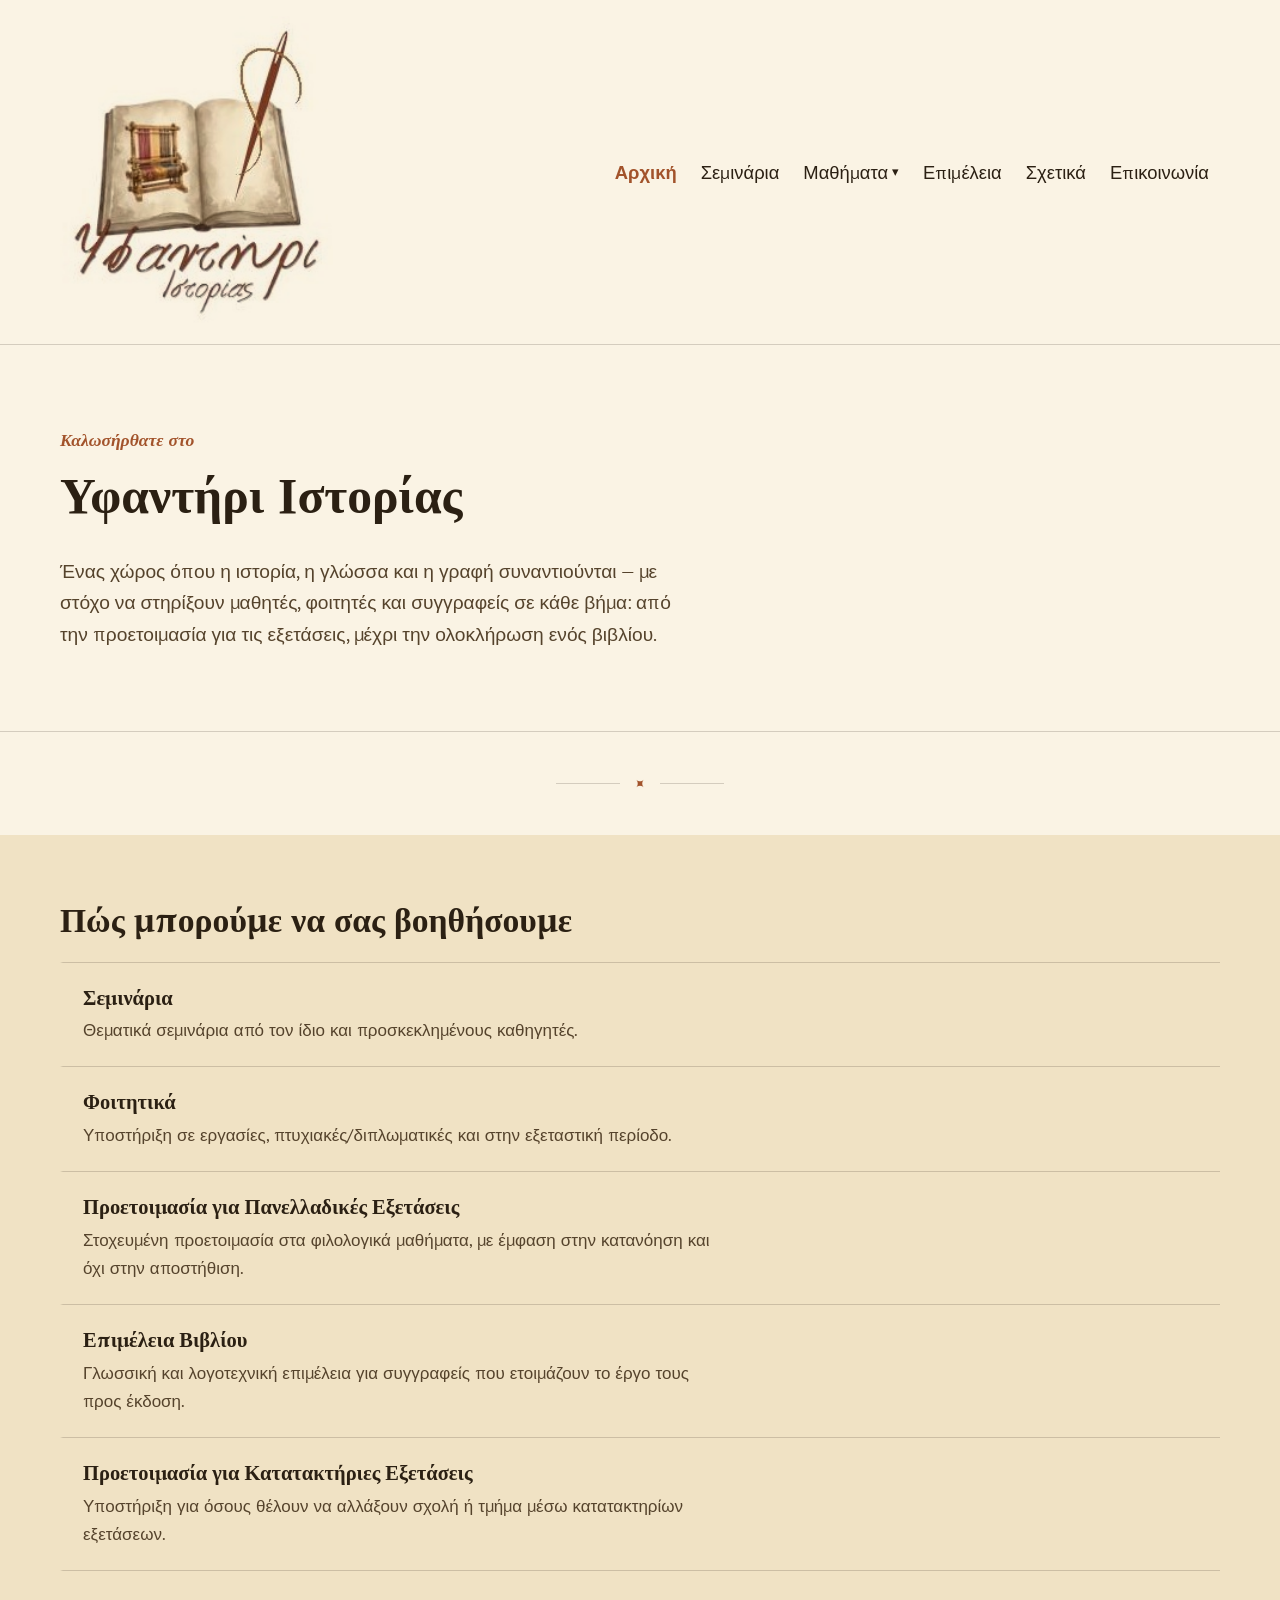
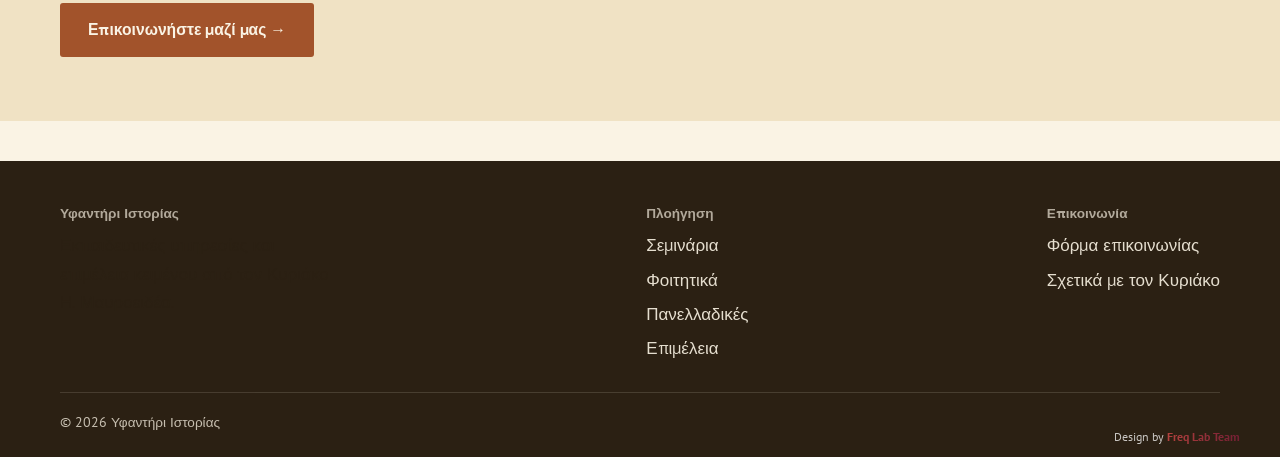
<file: index.html>
<!DOCTYPE html>
<html lang="el">
<head>
<meta charset="UTF-8">
<meta name="viewport" content="width=device-width, initial-scale=1.0">
<title>Υφαντήρι Ιστορίας — Κυριάκος Μαυροειδέας</title>
<meta name="description" content="Εκπαιδευτικές υπηρεσίες και επιμέλεια κειμένου από τον ιστορικό και συγγραφέα Κυριάκο Η. Μαυροειδέα: προετοιμασία πανελλαδικών, κατατακτηρίων, υποστήριξη εργασιών, σεμινάρια και επιμέλεια βιβλίου.">
<link rel="preconnect" href="https://fonts.googleapis.com">
<link href="https://fonts.googleapis.com/css2?family=PT+Serif:ital,wght@0,400;0,700;1,400&family=PT+Sans:wght@400;500;700&display=swap" rel="stylesheet">
<link rel="stylesheet" href="css/style.css">
</head>
<body>

<div id="nav-placeholder"></div>

<section class="hero">
  <div class="container">
    <p class="eyebrow">Καλωσήρθατε στο</p>
    <h1>Υφαντήρι Ιστορίας</h1>
    <p class="lede">
      Ένας χώρος όπου η ιστορία, η γλώσσα και η γραφή συναντιούνται —
      με στόχο να στηρίξουν μαθητές, φοιτητές και συγγραφείς σε κάθε βήμα:
      από την προετοιμασία για τις εξετάσεις, μέχρι την ολοκλήρωση ενός βιβλίου.
    </p>
  </div>
</section>

<div class="container"><div class="flourish" style="margin: 40px 0;"><span>✦</span></div></div>

<section class="band">
  <div class="container">
    <h2>Πώς μπορούμε να σας βοηθήσουμε</h2>
    <ul class="plain-list">
      <li>
        <h3><a href="seminaria.html">Σεμινάρια</a></h3>
        <p>Θεματικά σεμινάρια από τον ίδιο και προσκεκλημένους καθηγητές.</p>
      </li>
      <li>
        <h3><a href="foititika.html">Φοιτητικά</a></h3>
        <p>Υποστήριξη σε εργασίες, πτυχιακές/διπλωματικές και στην εξεταστική περίοδο.</p>
      </li>
      <li>
        <h3><a href="panelladikes.html">Προετοιμασία για Πανελλαδικές Εξετάσεις</a></h3>
        <p>Στοχευμένη προετοιμασία στα φιλολογικά μαθήματα, με έμφαση στην κατανόηση και όχι στην αποστήθιση.</p>
      </li>
      <li>
        <h3><a href="epimeleia.html">Επιμέλεια Βιβλίου</a></h3>
        <p>Γλωσσική και λογοτεχνική επιμέλεια για συγγραφείς που ετοιμάζουν το έργο τους προς έκδοση.</p>
      </li>
      <li>
        <h3><a href="katataktiries.html">Προετοιμασία για Κατατακτήριες Εξετάσεις</a></h3>
        <p>Υποστήριξη για όσους θέλουν να αλλάξουν σχολή ή τμήμα μέσω κατατακτηρίων εξετάσεων.</p>
      </li>
    </ul>
    <div style="margin-top: 32px;">
      <a href="epikoinonia.html" class="btn">Επικοινωνήστε μαζί μας →</a>
    </div>
  </div>
</section>

<div id="footer-placeholder"></div>

<script src="js/nav.js"></script>
<script src="js/footer.js"></script>
</body>
</html>
</file>
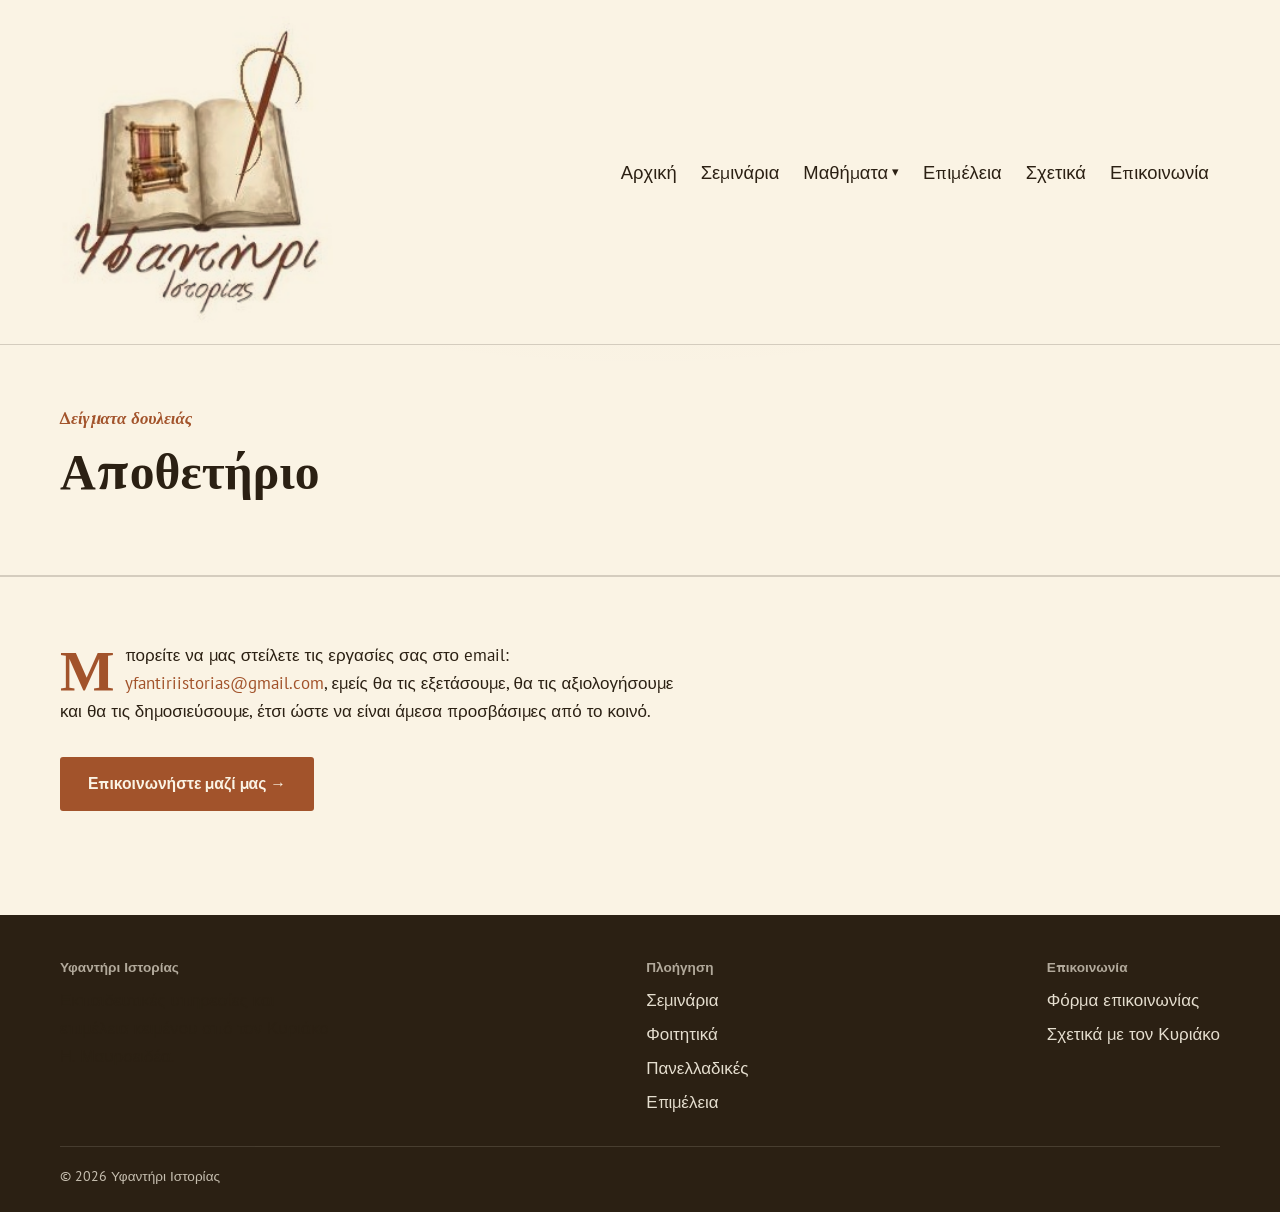
<file: apothetirio.html>
<!DOCTYPE html>
<html lang="el">
<head>
<meta charset="UTF-8">
<meta name="viewport" content="width=device-width, initial-scale=1.0">
<title>Αποθετήριο — Υφαντήρι Ιστορίας</title>
<meta name="description" content="Δείγματα δουλειάς: εργασίες, άρθρα και κείμενα.">
<link rel="preconnect" href="https://fonts.googleapis.com">
<link href="https://fonts.googleapis.com/css2?family=PT+Serif:ital,wght@0,400;0,700;1,400&family=PT+Sans:wght@400;500;700&display=swap" rel="stylesheet">
<link rel="stylesheet" href="css/style.css">
</head>
<body>

<div id="nav-placeholder"></div>

<section class="page-hero">
  <div class="container">
    <p class="eyebrow">Δείγματα δουλειάς</p>
    <h1>Αποθετήριο</h1>
  </div>
</section>

<section>
  <div class="container">
    <p class="lead-para">
      Μπορείτε να μας στείλετε τις εργασίες σας στο email:
      <a href="mailto:yfantiriistorias@gmail.com">yfantiriistorias@gmail.com</a>,
      εμείς θα τις εξετάσουμε, θα τις αξιολογήσουμε και θα τις δημοσιεύσουμε,
      έτσι ώστε να είναι άμεσα προσβάσιμες από το κοινό.
    </p>
    <div style="margin-top: 32px;">
      <a href="epikoinonia.html" class="btn">Επικοινωνήστε μαζί μας →</a>
    </div>
  </div>
</section>

<div id="footer-placeholder"></div>

<script src="js/nav.js"></script>
<script src="js/footer.js"></script>
</body>
</html>
</file>
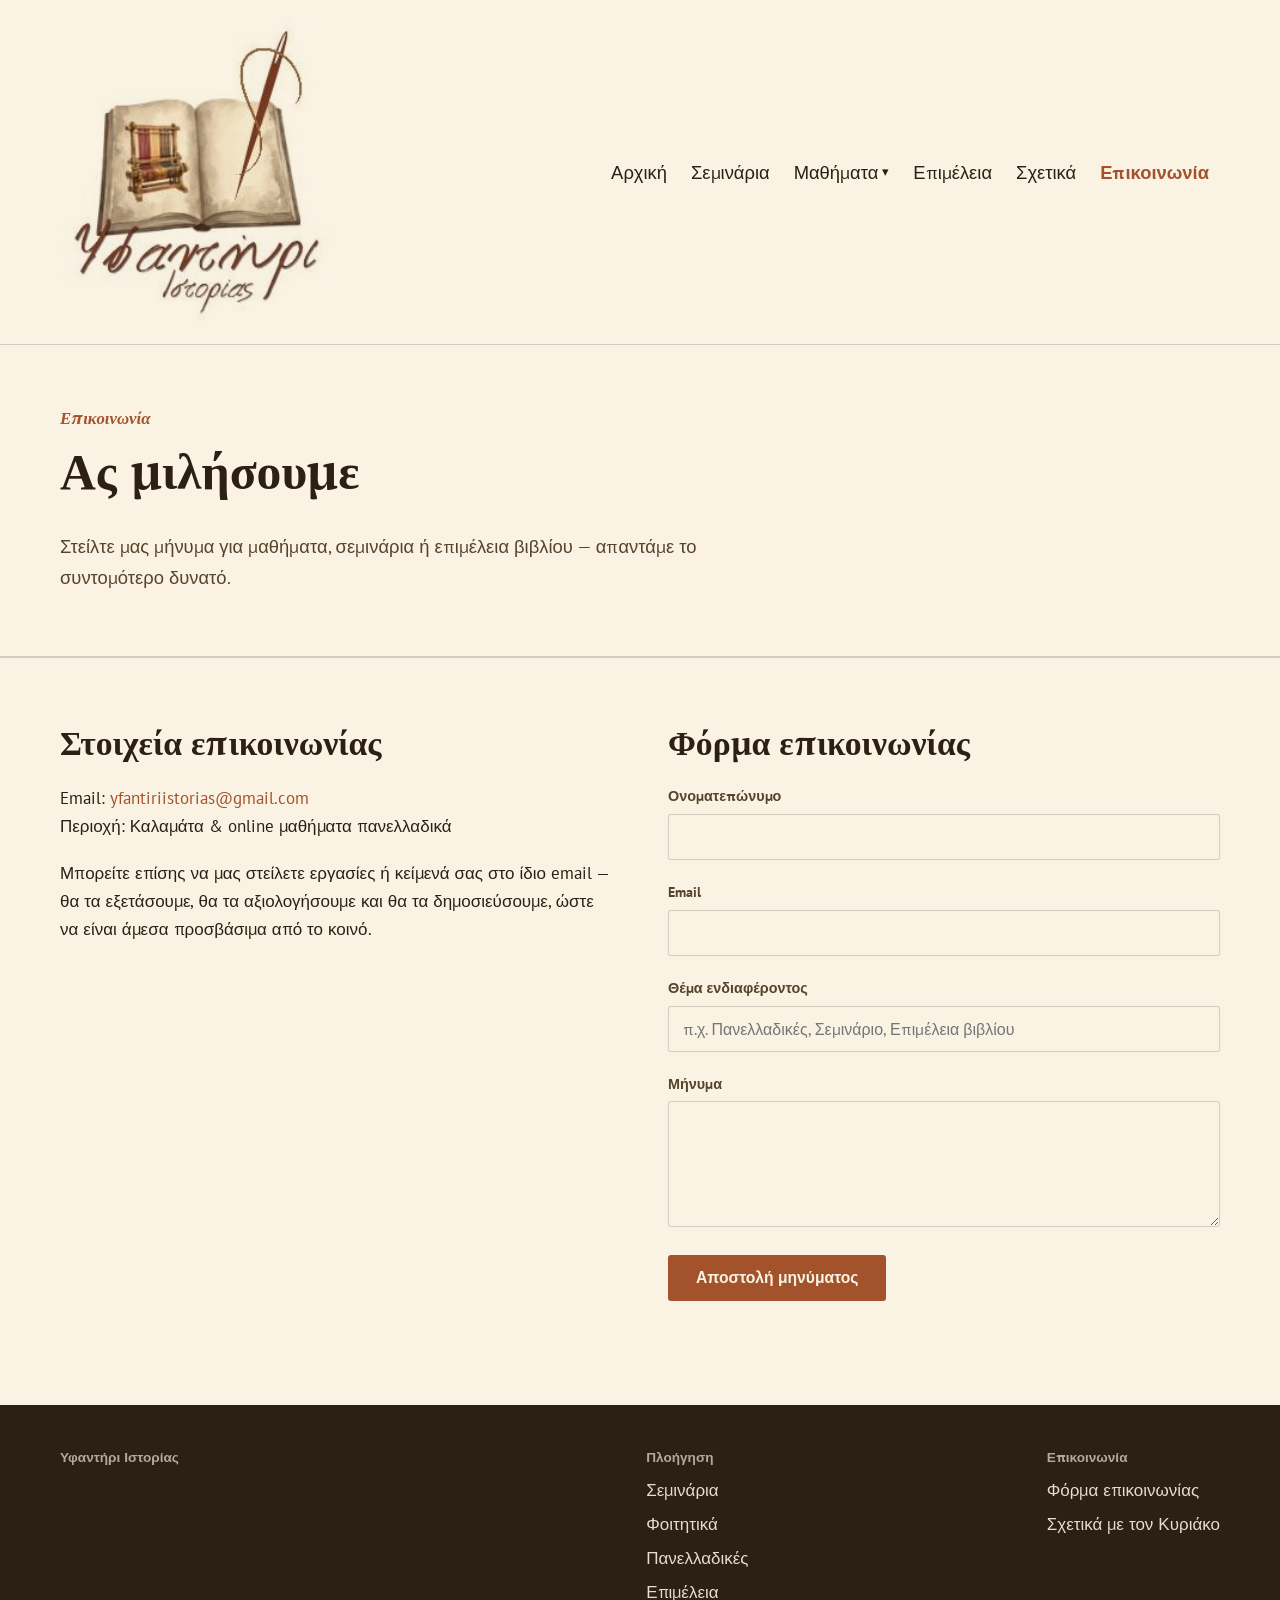
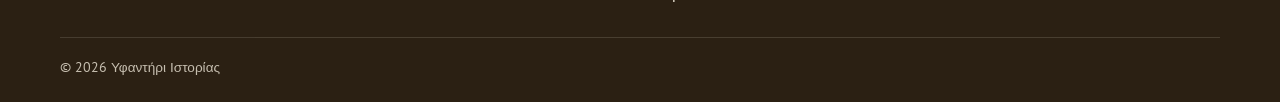
<file: epikoinonia.html>
<!DOCTYPE html>
<html lang="el">
<head>
<meta charset="UTF-8">
<meta name="viewport" content="width=device-width, initial-scale=1.0">
<title>Επικοινωνία — Υφαντήρι Ιστορίας</title>
<meta name="description" content="Επικοινωνήστε με το Υφαντήρι Ιστορίας για μαθήματα, σεμινάρια και επιμέλεια βιβλίου.">
<link rel="preconnect" href="https://fonts.googleapis.com">
<link href="https://fonts.googleapis.com/css2?family=PT+Serif:ital,wght@0,400;0,700;1,400&family=PT+Sans:wght@400;500;700&display=swap" rel="stylesheet">
<link rel="stylesheet" href="css/style.css">
</head>
<body>

<div id="nav-placeholder"></div>

<section class="page-hero">
  <div class="container">
    <p class="eyebrow">Επικοινωνία</p>
    <h1>Ας μιλήσουμε</h1>
    <p class="lede">Στείλτε μας μήνυμα για μαθήματα, σεμινάρια ή επιμέλεια βιβλίου — απαντάμε το συντομότερο δυνατό.</p>
  </div>
</section>

<section>
  <div class="container">
    <div class="two-col">
      <div>
        <h2>Στοιχεία επικοινωνίας</h2>
        <p>
          Email: <a href="mailto:yfantiriistorias@gmail.com">yfantiriistorias@gmail.com</a><br>
          Περιοχή: Καλαμάτα &amp; online μαθήματα πανελλαδικά
        </p>
        <p>
          Μπορείτε επίσης να μας στείλετε εργασίες ή κείμενά σας στο ίδιο email —
          θα τα εξετάσουμε, θα τα αξιολογήσουμε και θα τα δημοσιεύσουμε, ώστε να
          είναι άμεσα προσβάσιμα από το κοινό.
        </p>
      </div>
      <div>
        <h2>Φόρμα επικοινωνίας</h2>
        <form action="https://formsubmit.co/yfantiriistorias@gmail.com" method="POST">
          <input type="hidden" name="_subject" value="Νέο μήνυμα από το Υφαντήρι Ιστορίας">
          <input type="hidden" name="_template" value="table">
          <div class="form-field">
            <label for="name">Ονοματεπώνυμο</label>
            <input type="text" id="name" name="name" required>
          </div>
          <div class="form-field">
            <label for="email">Email</label>
            <input type="email" id="email" name="email" required>
          </div>
          <div class="form-field">
            <label for="topic">Θέμα ενδιαφέροντος</label>
            <input type="text" id="topic" name="topic" placeholder="π.χ. Πανελλαδικές, Σεμινάριο, Επιμέλεια βιβλίου">
          </div>
          <div class="form-field">
            <label for="message">Μήνυμα</label>
            <textarea id="message" name="message" rows="5" required></textarea>
          </div>
          <button type="submit" class="btn">Αποστολή μηνύματος</button>
        </form>
      </div>
    </div>
  </div>
</section>

<div id="footer-placeholder"></div>

<script src="js/nav.js"></script>
<script src="js/footer.js"></script>
</body>
</html>
</file>
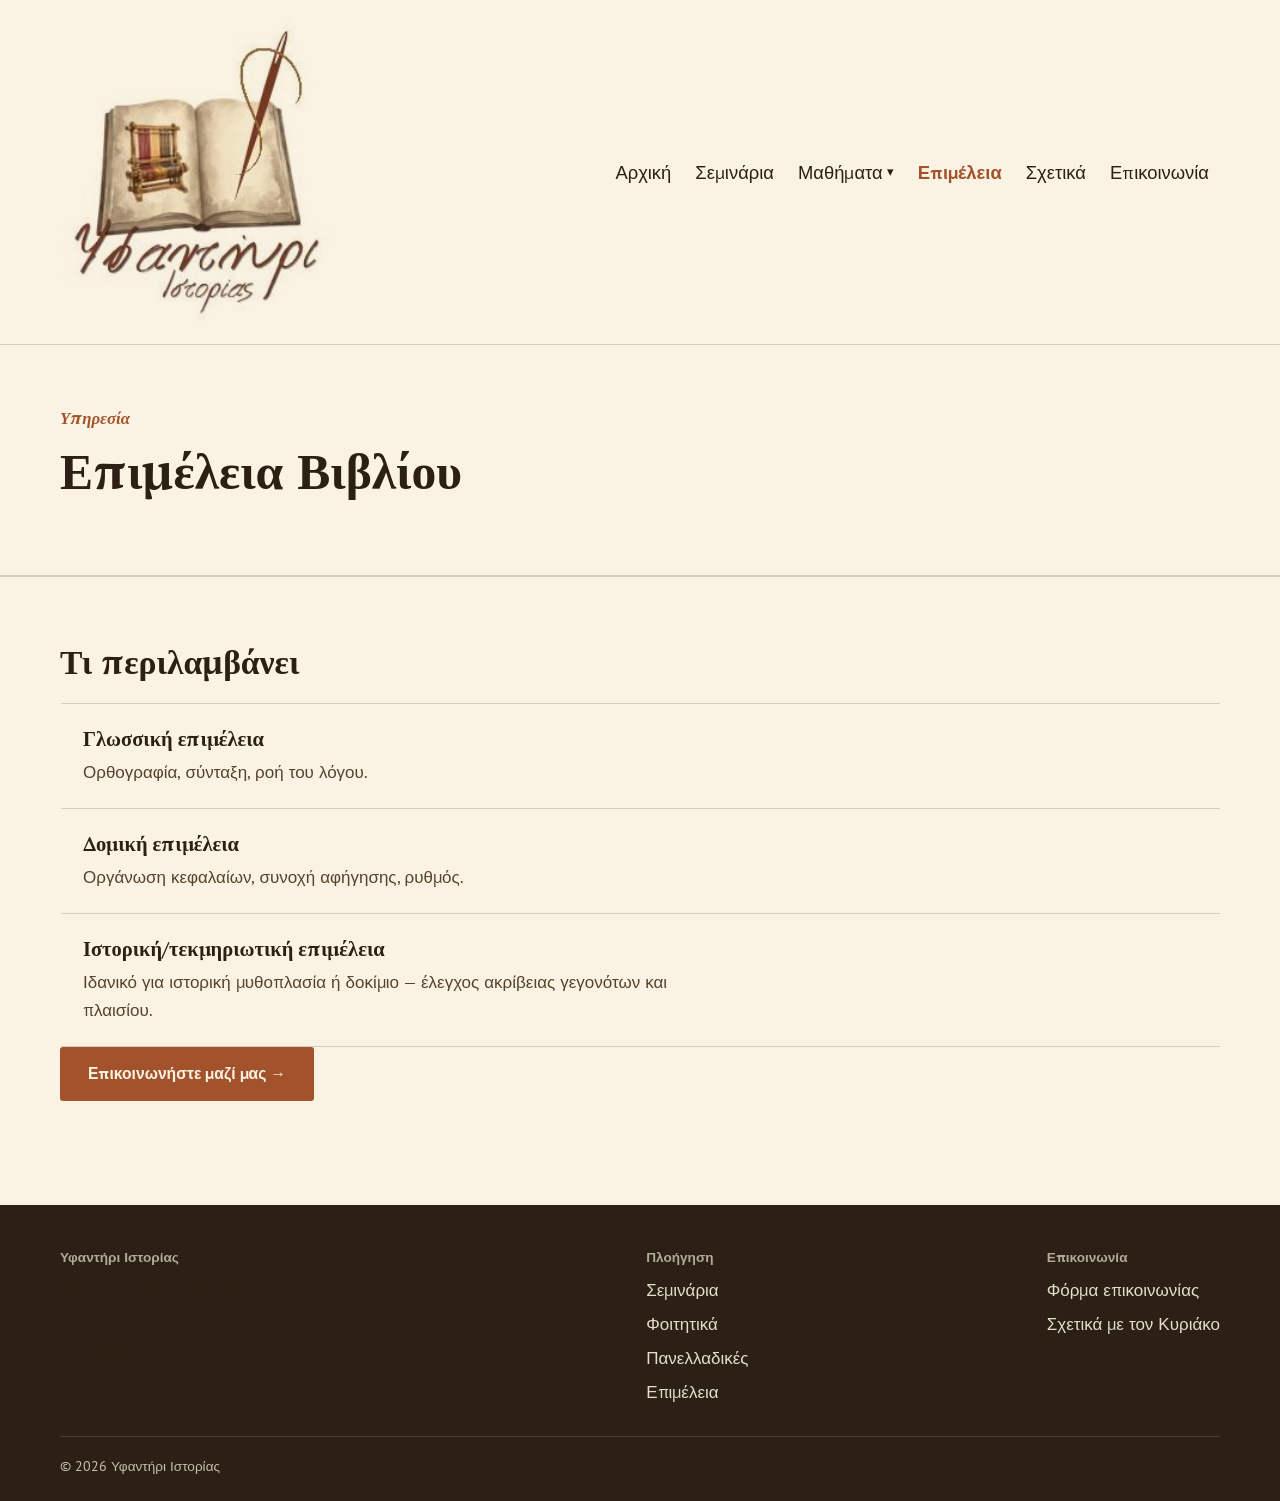
<file: epimeleia.html>
<!DOCTYPE html>
<html lang="el">
<head>
<meta charset="UTF-8">
<meta name="viewport" content="width=device-width, initial-scale=1.0">
<title>Επιμέλεια Βιβλίου — Υφαντήρι Ιστορίας</title>
<meta name="description" content="Γλωσσική και λογοτεχνική επιμέλεια βιβλίου για συγγραφείς: διόρθωση, δομική επιμέλεια και προετοιμασία κειμένου για έκδοση.">
<link rel="preconnect" href="https://fonts.googleapis.com">
<link href="https://fonts.googleapis.com/css2?family=PT+Serif:ital,wght@0,400;0,700;1,400&family=PT+Sans:wght@400;500;700&display=swap" rel="stylesheet">
<link rel="stylesheet" href="css/style.css">
</head>
<body>

<div id="nav-placeholder"></div>

<section class="page-hero">
  <div class="container">
    <p class="eyebrow">Υπηρεσία</p>
    <h1>Επιμέλεια Βιβλίου</h1>
  </div>
</section>

<section>
  <div class="container">
    <h2>Τι περιλαμβάνει</h2>
    <ul class="plain-list">
      <li>
        <h3>Γλωσσική επιμέλεια</h3>
        <p>Ορθογραφία, σύνταξη, ροή του λόγου.</p>
      </li>
      <li>
        <h3>Δομική επιμέλεια</h3>
        <p>Οργάνωση κεφαλαίων, συνοχή αφήγησης, ρυθμός.</p>
      </li>
      <li>
        <h3>Ιστορική/τεκμηριωτική επιμέλεια</h3>
        <p>Ιδανικό για ιστορική μυθοπλασία ή δοκίμιο — έλεγχος ακρίβειας γεγονότων και πλαισίου.</p>
      </li>
    </ul>
    <a href="epikoinonia.html" class="btn">Επικοινωνήστε μαζί μας →</a>
  </div>
</section>

<div id="footer-placeholder"></div>

<script src="js/nav.js"></script>
<script src="js/footer.js"></script>
</body>
</html>
</file>
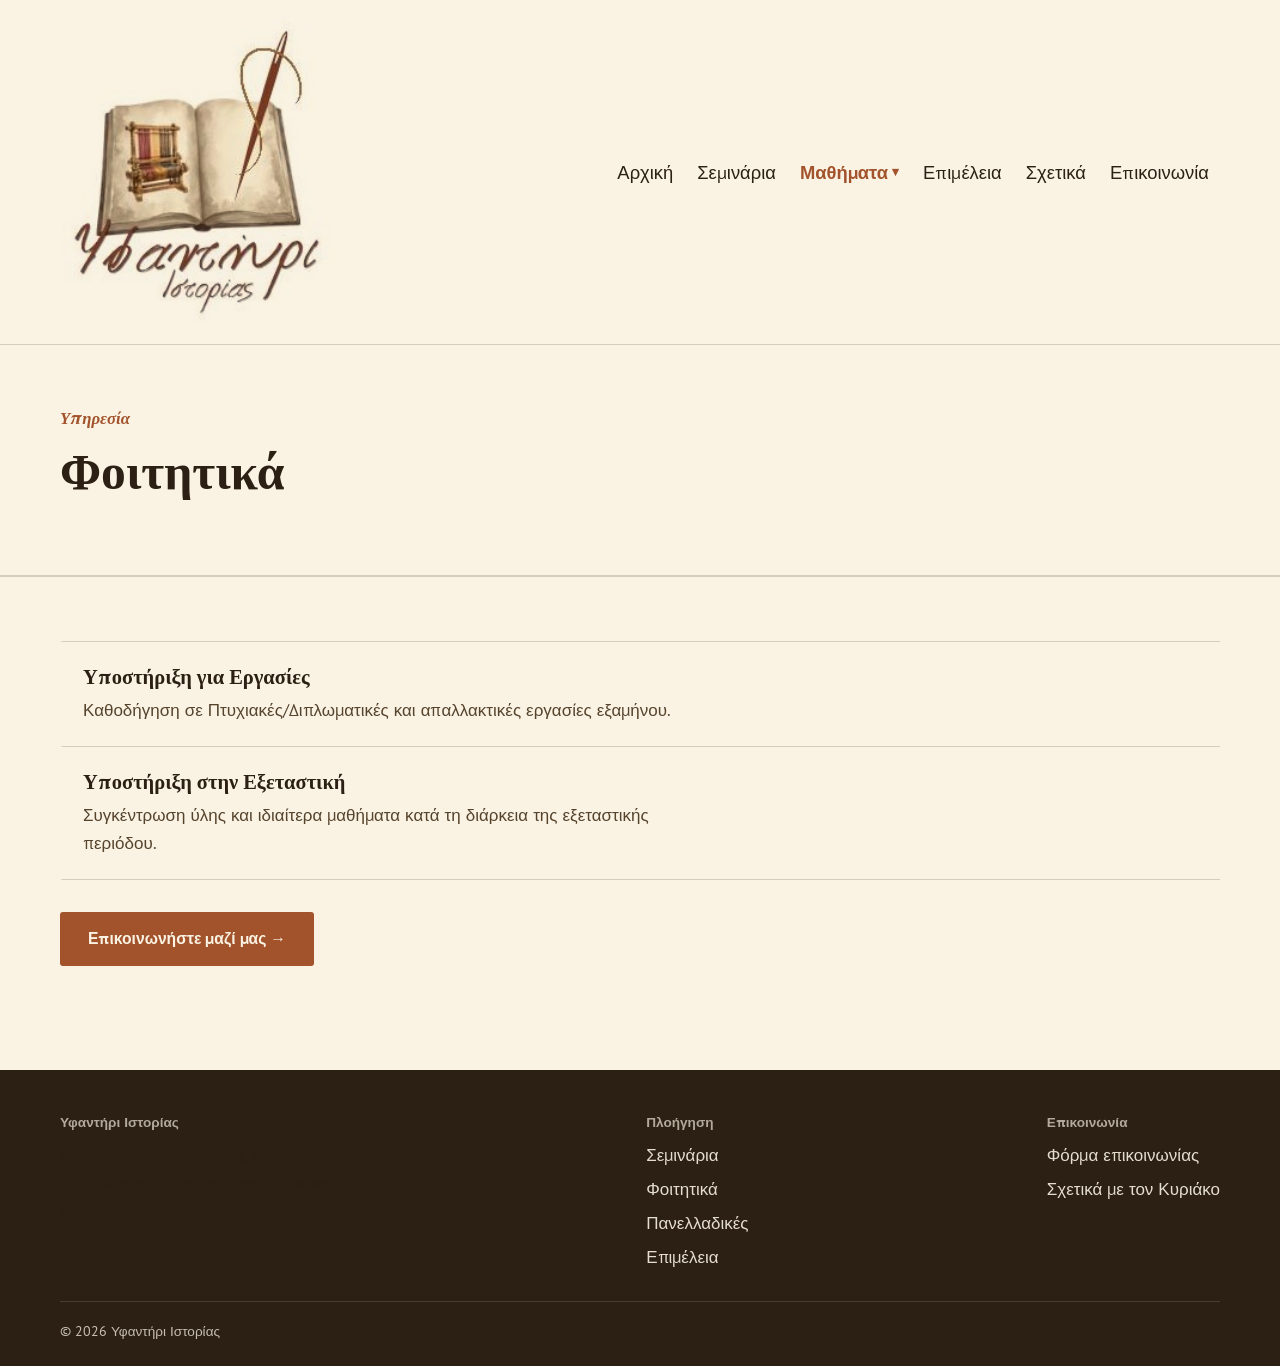
<file: foititika.html>
<!DOCTYPE html>
<html lang="el">
<head>
<meta charset="UTF-8">
<meta name="viewport" content="width=device-width, initial-scale=1.0">
<title>Φοιτητικά — Υφαντήρι Ιστορίας</title>
<meta name="description" content="Υποστήριξη σε εργασίες, πτυχιακές/διπλωματικές και στην εξεταστική περίοδο.">
<link rel="preconnect" href="https://fonts.googleapis.com">
<link href="https://fonts.googleapis.com/css2?family=PT+Serif:ital,wght@0,400;0,700;1,400&family=PT+Sans:wght@400;500;700&display=swap" rel="stylesheet">
<link rel="stylesheet" href="css/style.css">
</head>
<body>

<div id="nav-placeholder"></div>

<section class="page-hero">
  <div class="container">
    <p class="eyebrow">Υπηρεσία</p>
    <h1>Φοιτητικά</h1>
  </div>
</section>

<section>
  <div class="container">
    <ul class="plain-list">
      <li>
        <h3>Υποστήριξη για Εργασίες</h3>
        <p>Καθοδήγηση σε Πτυχιακές/Διπλωματικές και απαλλακτικές εργασίες εξαμήνου.</p>
      </li>
      <li>
        <h3>Υποστήριξη στην Εξεταστική</h3>
        <p>Συγκέντρωση ύλης και ιδιαίτερα μαθήματα κατά τη διάρκεια της εξεταστικής περιόδου.</p>
      </li>
    </ul>
    <div style="margin-top: 32px;">
      <a href="epikoinonia.html" class="btn">Επικοινωνήστε μαζί μας →</a>
    </div>
  </div>
</section>

<div id="footer-placeholder"></div>

<script src="js/nav.js"></script>
<script src="js/footer.js"></script>
</body>
</html>
</file>
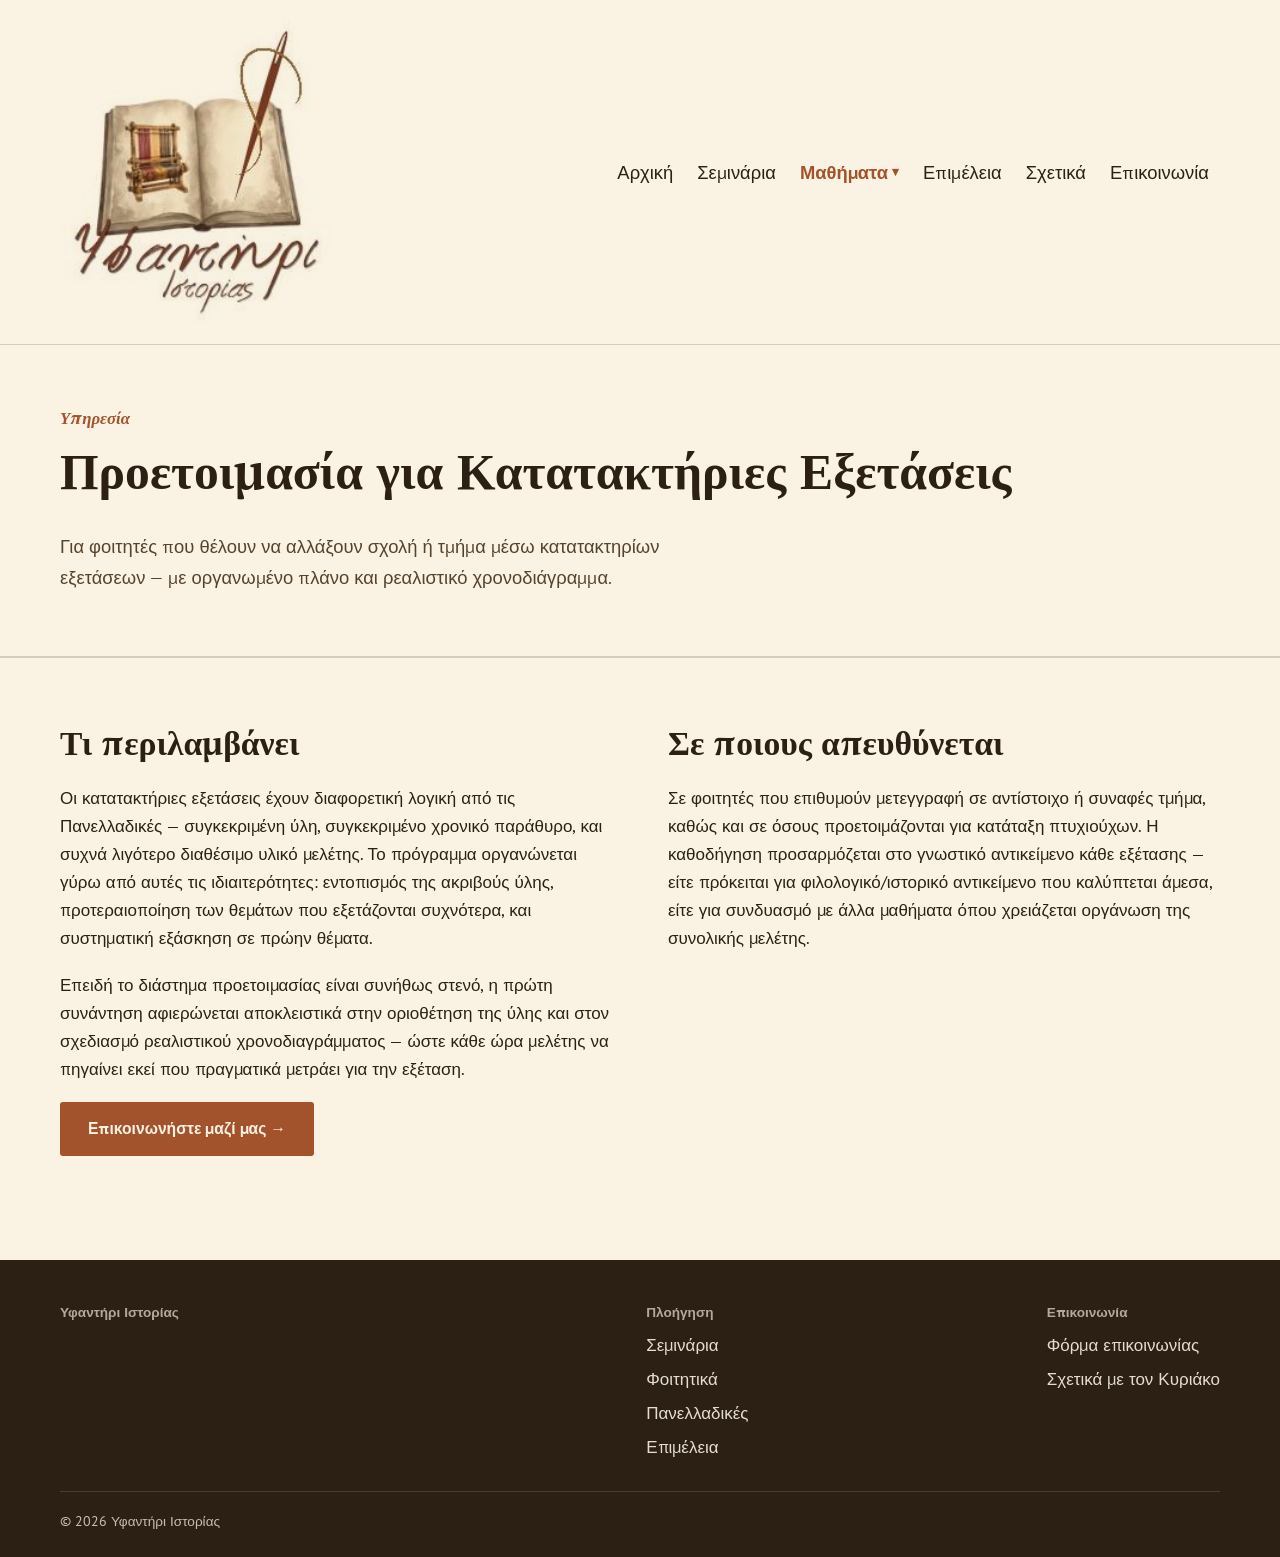
<file: katataktiries.html>
<!DOCTYPE html>
<html lang="el">
<head>
<meta charset="UTF-8">
<meta name="viewport" content="width=device-width, initial-scale=1.0">
<title>Προετοιμασία Κατατακτηρίων — Υφαντήρι Ιστορίας</title>
<meta name="description" content="Υποστήριξη για κατατακτήριες εξετάσεις: οργάνωση ύλης, στρατηγική προετοιμασίας και εξάσκηση σε φιλολογικά και ιστορικά αντικείμενα.">
<link rel="preconnect" href="https://fonts.googleapis.com">
<link href="https://fonts.googleapis.com/css2?family=PT+Serif:ital,wght@0,400;0,700;1,400&family=PT+Sans:wght@400;500;700&display=swap" rel="stylesheet">
<link rel="stylesheet" href="css/style.css">
</head>
<body>

<div id="nav-placeholder"></div>

<section class="page-hero">
  <div class="container">
    <p class="eyebrow">Υπηρεσία</p>
    <h1>Προετοιμασία για Κατατακτήριες Εξετάσεις</h1>
    <p class="lede">
      Για φοιτητές που θέλουν να αλλάξουν σχολή ή τμήμα μέσω
      κατατακτηρίων εξετάσεων — με οργανωμένο πλάνο και ρεαλιστικό
      χρονοδιάγραμμα.
    </p>
  </div>
</section>

<section>
  <div class="container">
    <div class="two-col">
      <div>
        <h2>Τι περιλαμβάνει</h2>
        <p>
          Οι κατατακτήριες εξετάσεις έχουν διαφορετική λογική από τις
          Πανελλαδικές — συγκεκριμένη ύλη, συγκεκριμένο χρονικό
          παράθυρο, και συχνά λιγότερο διαθέσιμο υλικό μελέτης. Το
          πρόγραμμα οργανώνεται γύρω από αυτές τις ιδιαιτερότητες:
          εντοπισμός της ακριβούς ύλης, προτεραιοποίηση των θεμάτων που
          εξετάζονται συχνότερα, και συστηματική εξάσκηση σε πρώην θέματα.
        </p>
        <p>
          Επειδή το διάστημα προετοιμασίας είναι συνήθως στενό, η πρώτη
          συνάντηση αφιερώνεται αποκλειστικά στην οριοθέτηση της ύλης και
          στον σχεδιασμό ρεαλιστικού χρονοδιαγράμματος — ώστε κάθε ώρα
          μελέτης να πηγαίνει εκεί που πραγματικά μετράει για την εξέταση.
        </p>
      </div>
      <div>
        <h2>Σε ποιους απευθύνεται</h2>
        <p>
          Σε φοιτητές που επιθυμούν μετεγγραφή σε αντίστοιχο ή συναφές
          τμήμα, καθώς και σε όσους προετοιμάζονται για κατάταξη
          πτυχιούχων. Η καθοδήγηση προσαρμόζεται στο γνωστικό αντικείμενο
          κάθε εξέτασης — είτε πρόκειται για φιλολογικό/ιστορικό
          αντικείμενο που καλύπτεται άμεσα, είτε για συνδυασμό με άλλα
          μαθήματα όπου χρειάζεται οργάνωση της συνολικής μελέτης.
        </p>
      </div>
    </div>
    <a href="epikoinonia.html" class="btn">Επικοινωνήστε μαζί μας →</a>
  </div>
</section>

<div id="footer-placeholder"></div>

<script src="js/nav.js"></script>
<script src="js/footer.js"></script>
</body>
</html>
</file>
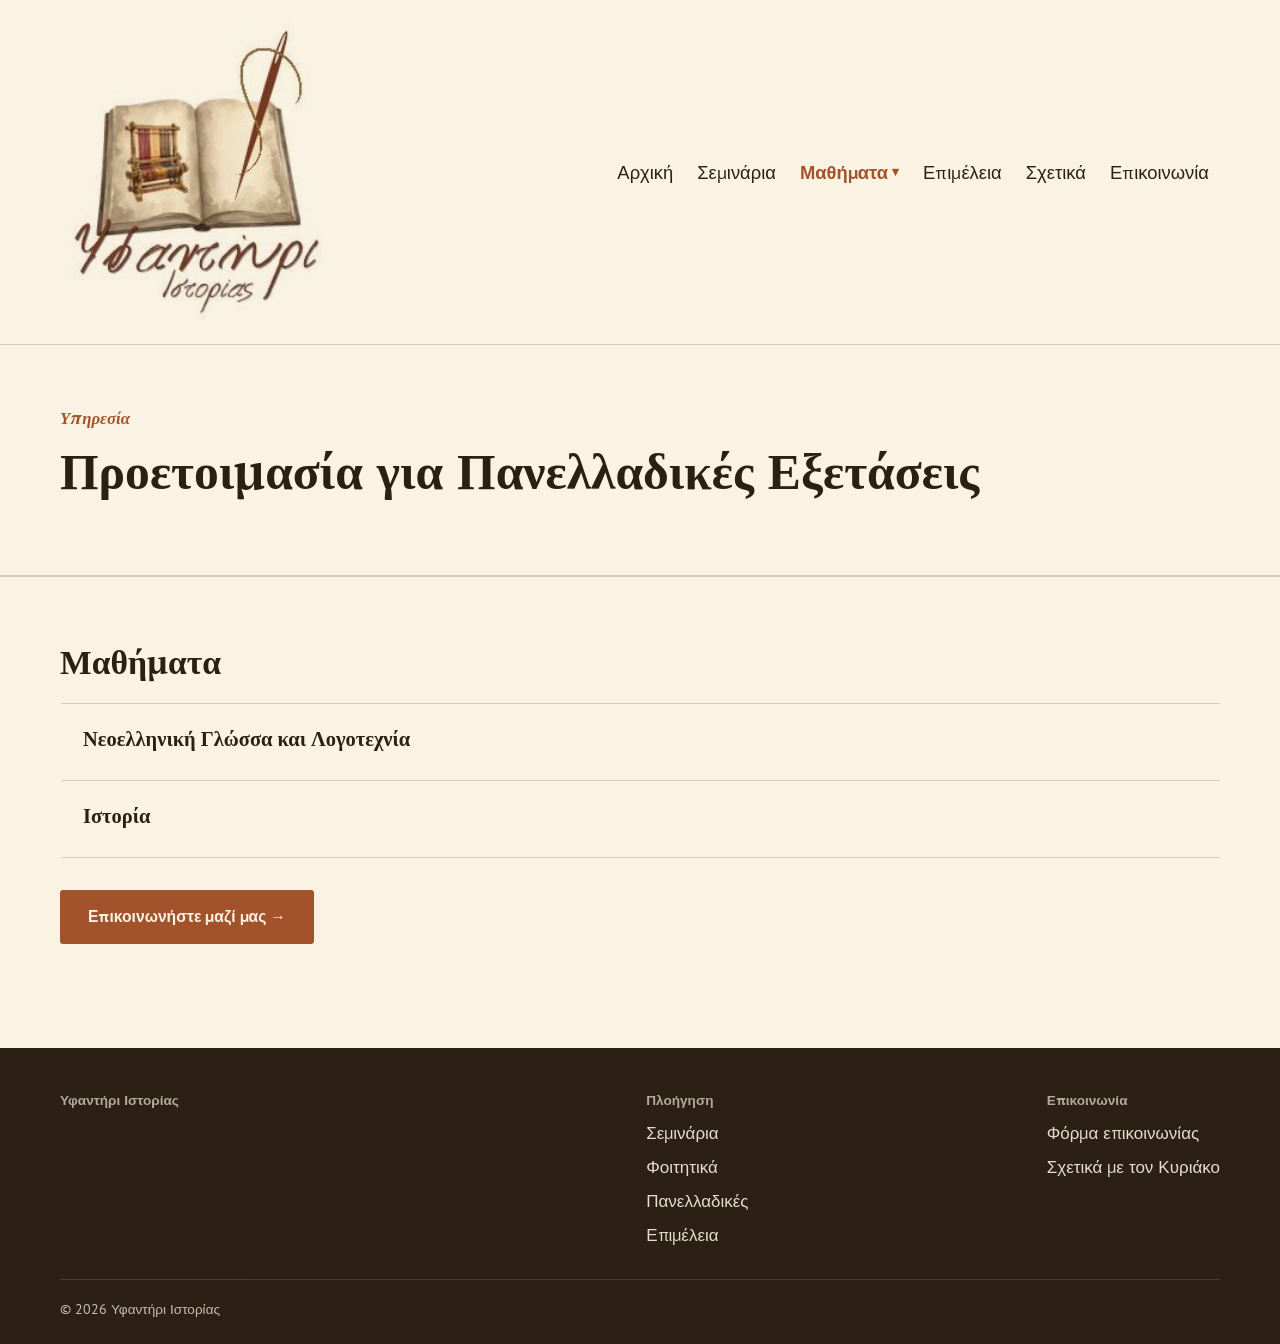
<file: panelladikes.html>
<!DOCTYPE html>
<html lang="el">
<head>
<meta charset="UTF-8">
<meta name="viewport" content="width=device-width, initial-scale=1.0">
<title>Προετοιμασία Πανελλαδικών — Υφαντήρι Ιστορίας</title>
<meta name="description" content="Στοχευμένη προετοιμασία στα φιλολογικά μαθήματα για τις Πανελλαδικές Εξετάσεις.">
<link rel="preconnect" href="https://fonts.googleapis.com">
<link href="https://fonts.googleapis.com/css2?family=PT+Serif:ital,wght@0,400;0,700;1,400&family=PT+Sans:wght@400;500;700&display=swap" rel="stylesheet">
<link rel="stylesheet" href="css/style.css">
</head>
<body>

<div id="nav-placeholder"></div>

<section class="page-hero">
  <div class="container">
    <p class="eyebrow">Υπηρεσία</p>
    <h1>Προετοιμασία για Πανελλαδικές Εξετάσεις</h1>
  </div>
</section>

<section>
  <div class="container">
    <h2>Μαθήματα</h2>
    <ul class="plain-list">
      <li><h3>Νεοελληνική Γλώσσα και Λογοτεχνία</h3></li>
      <li><h3>Ιστορία</h3></li>
    </ul>
    <div style="margin-top: 32px;">
      <a href="epikoinonia.html" class="btn">Επικοινωνήστε μαζί μας →</a>
    </div>
  </div>
</section>

<div id="footer-placeholder"></div>

<script src="js/nav.js"></script>
<script src="js/footer.js"></script>
</body>
</html>
</file>
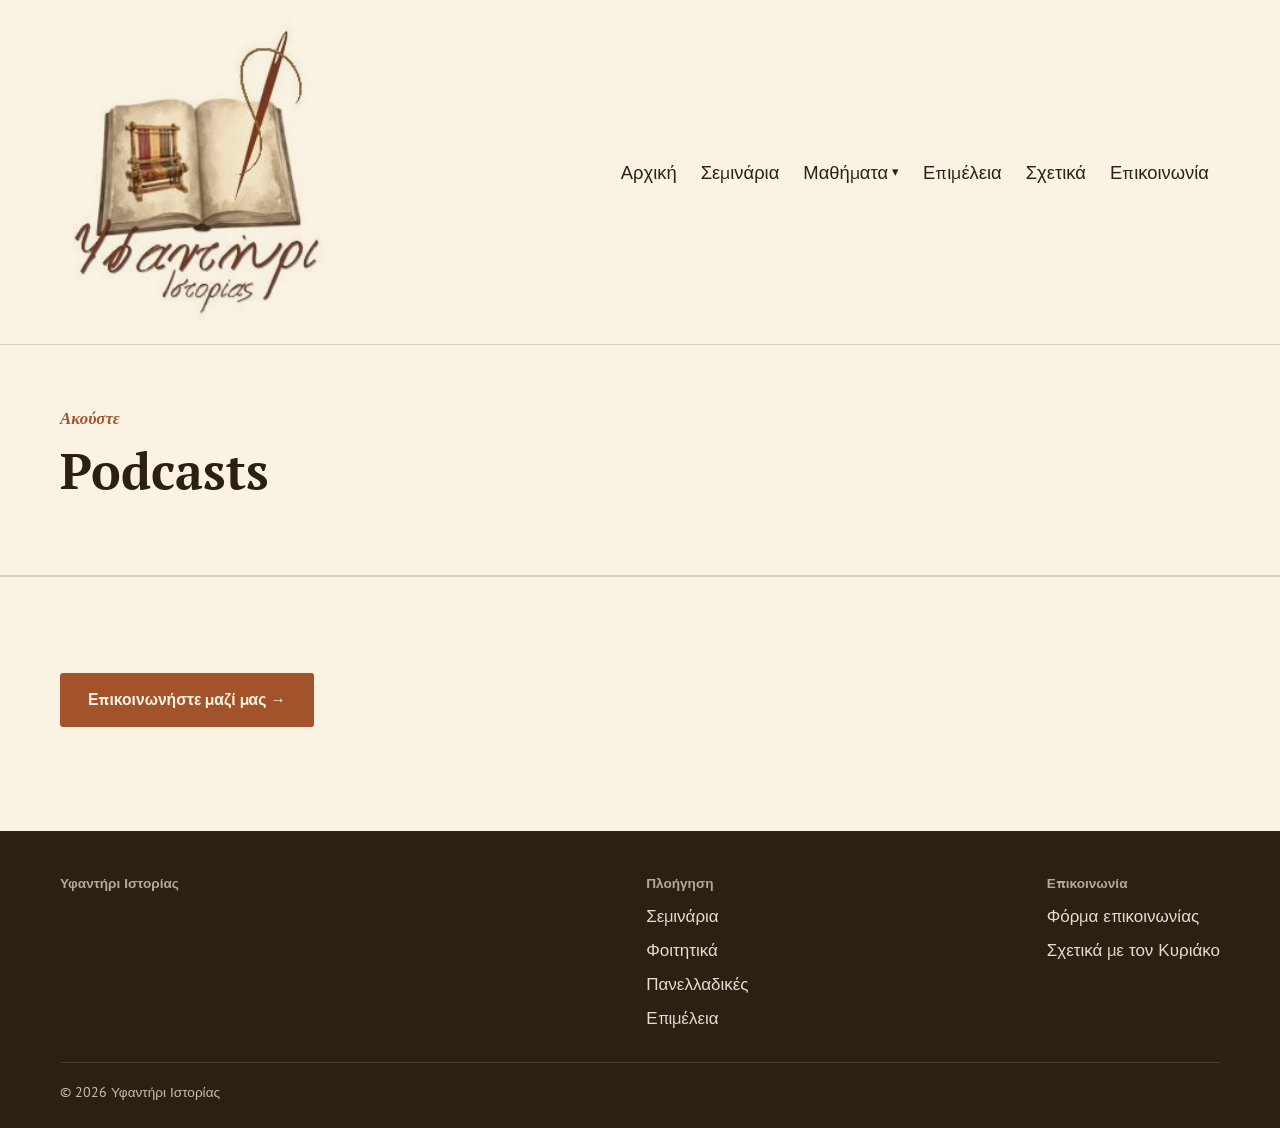
<file: podcast.html>
<!DOCTYPE html>
<html lang="el">
<head>
<meta charset="UTF-8">
<meta name="viewport" content="width=device-width, initial-scale=1.0">
<title>Podcasts — Υφαντήρι Ιστορίας</title>
<meta name="description" content="Podcasts και συνεντεύξεις του Κυριάκου Μαυροειδέα.">
<link rel="preconnect" href="https://fonts.googleapis.com">
<link href="https://fonts.googleapis.com/css2?family=PT+Serif:ital,wght@0,400;0,700;1,400&family=PT+Sans:wght@400;500;700&display=swap" rel="stylesheet">
<link rel="stylesheet" href="css/style.css">
</head>
<body>

<div id="nav-placeholder"></div>

<section class="page-hero">
  <div class="container">
    <p class="eyebrow">Ακούστε</p>
    <h1>Podcasts</h1>
  </div>
</section>

<section>
  <div class="container">
    <div style="margin-top: 32px;">
      <a href="epikoinonia.html" class="btn">Επικοινωνήστε μαζί μας →</a>
    </div>
  </div>
</section>

<div id="footer-placeholder"></div>

<script src="js/nav.js"></script>
<script src="js/footer.js"></script>
</body>
</html>
</file>
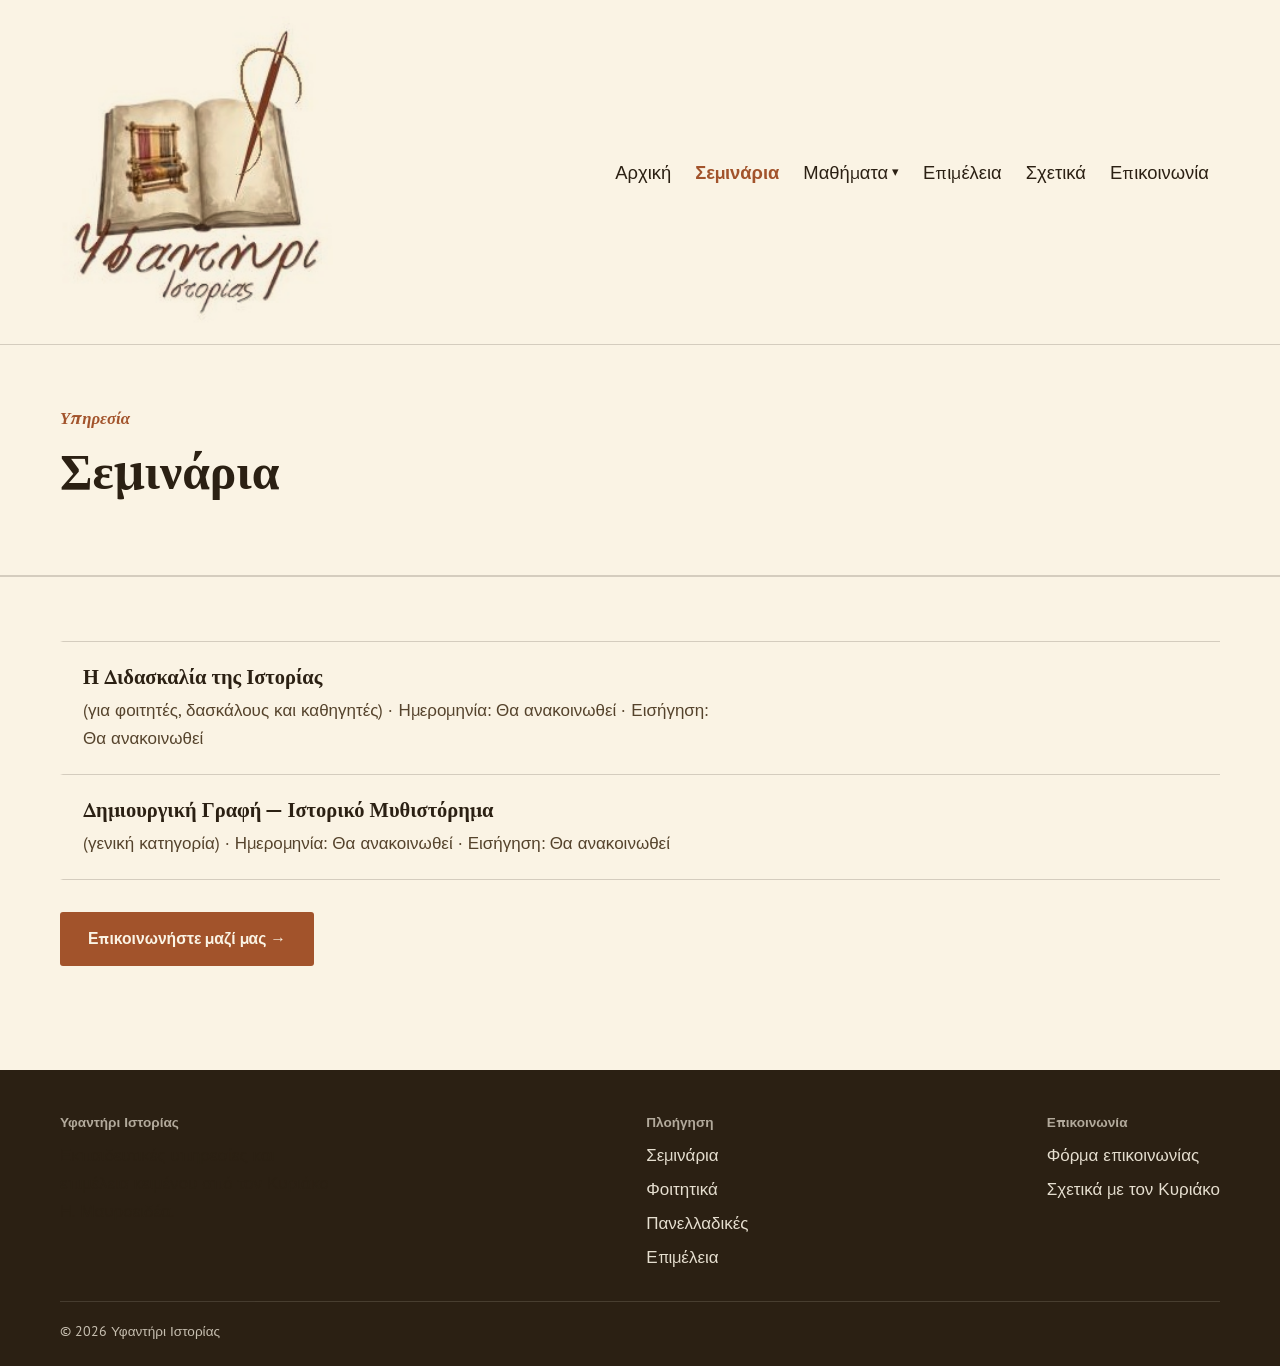
<file: seminaria.html>
<!DOCTYPE html>
<html lang="el">
<head>
<meta charset="UTF-8">
<meta name="viewport" content="width=device-width, initial-scale=1.0">
<title>Σεμινάρια — Υφαντήρι Ιστορίας</title>
<meta name="description" content="Θεματικά σεμινάρια ιστορίας και γραφής από τον Κυριάκο Μαυροειδέα και προσκεκλημένους καθηγητές.">
<link rel="preconnect" href="https://fonts.googleapis.com">
<link href="https://fonts.googleapis.com/css2?family=PT+Serif:ital,wght@0,400;0,700;1,400&family=PT+Sans:wght@400;500;700&display=swap" rel="stylesheet">
<link rel="stylesheet" href="css/style.css">
</head>
<body>

<div id="nav-placeholder"></div>

<section class="page-hero">
  <div class="container">
    <p class="eyebrow">Υπηρεσία</p>
    <h1>Σεμινάρια</h1>
  </div>
</section>

<section>
  <div class="container">
    <ul class="plain-list">
      <li>
        <h3>Η Διδασκαλία της Ιστορίας</h3>
        <p>(για φοιτητές, δασκάλους και καθηγητές) · Ημερομηνία: Θα ανακοινωθεί · Εισήγηση: Θα ανακοινωθεί</p>
      </li>
      <li>
        <h3>Δημιουργική Γραφή — Ιστορικό Μυθιστόρημα</h3>
        <p>(γενική κατηγορία) · Ημερομηνία: Θα ανακοινωθεί · Εισήγηση: Θα ανακοινωθεί</p>
      </li>
    </ul>
    <div style="margin-top: 32px;">
      <a href="epikoinonia.html" class="btn">Επικοινωνήστε μαζί μας →</a>
    </div>
  </div>
</section>

<div id="footer-placeholder"></div>

<script src="js/nav.js"></script>
<script src="js/footer.js"></script>
</body>
</html>
</file>
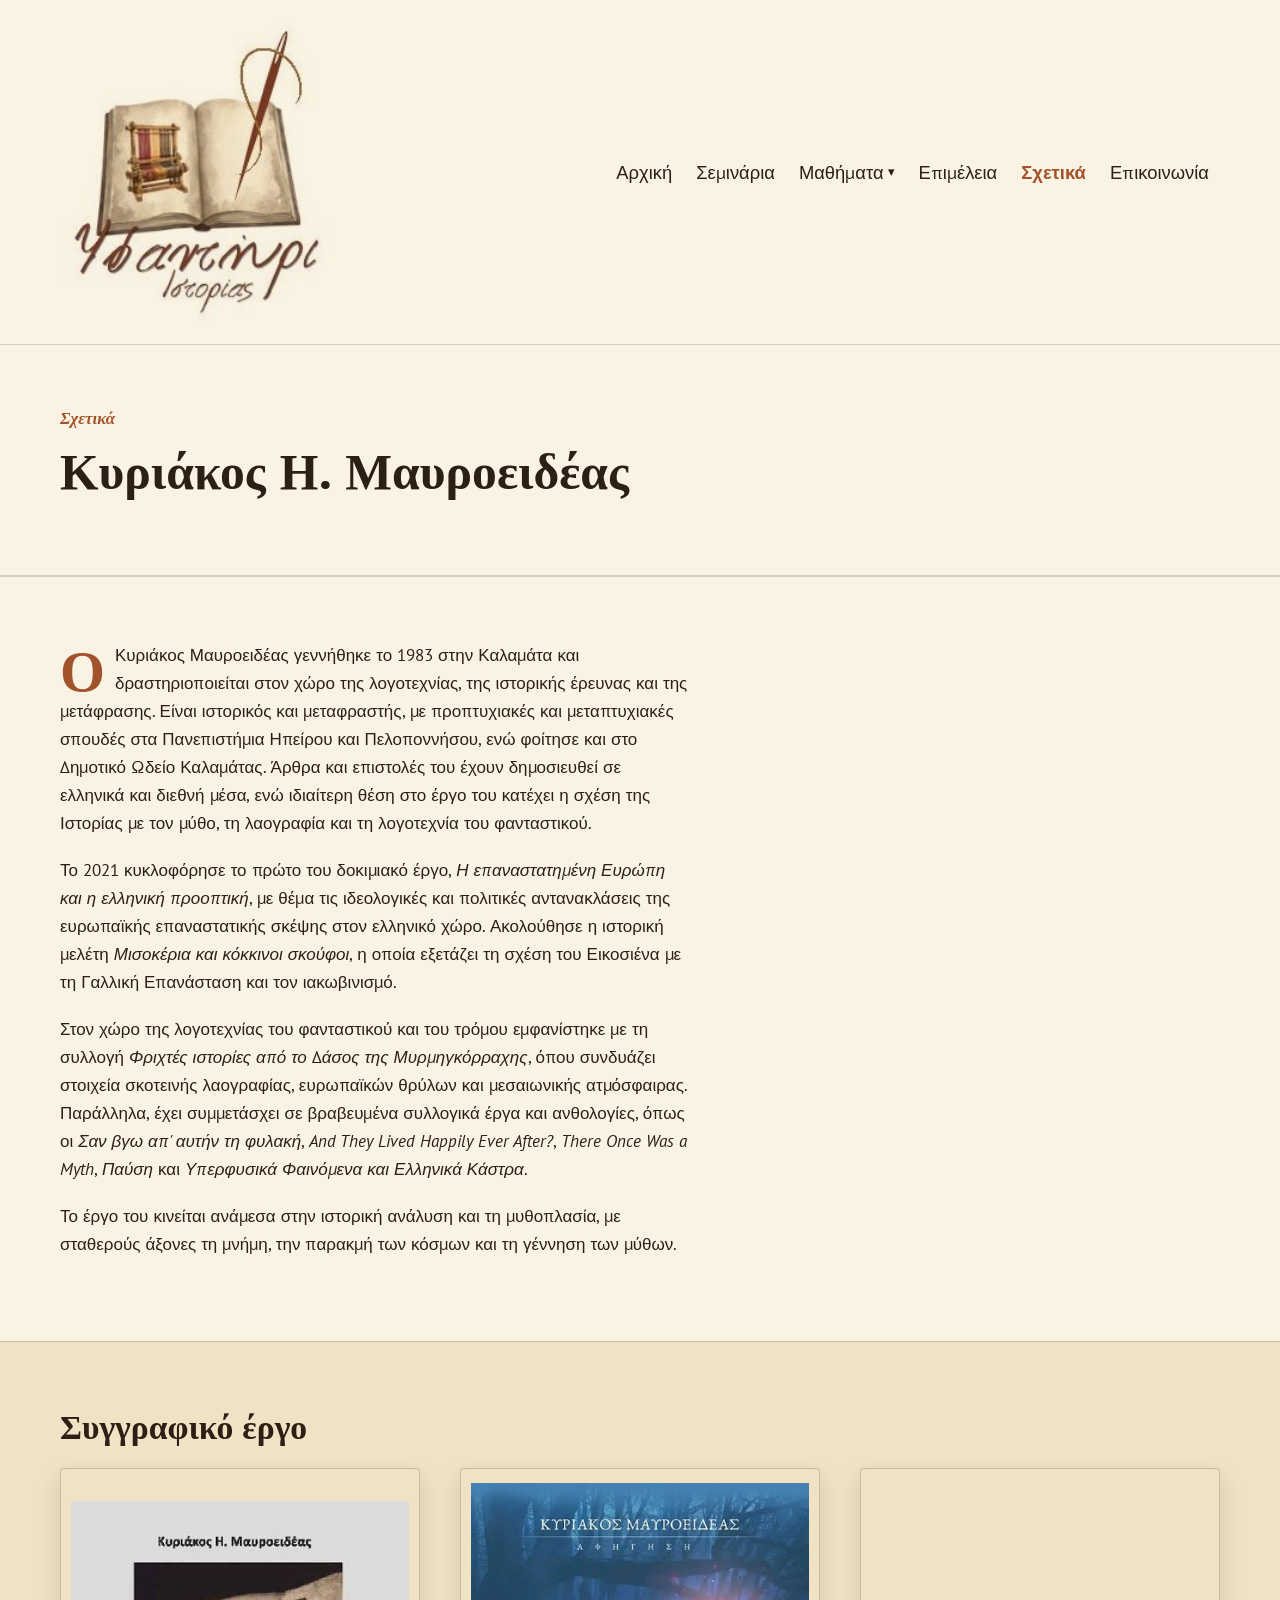
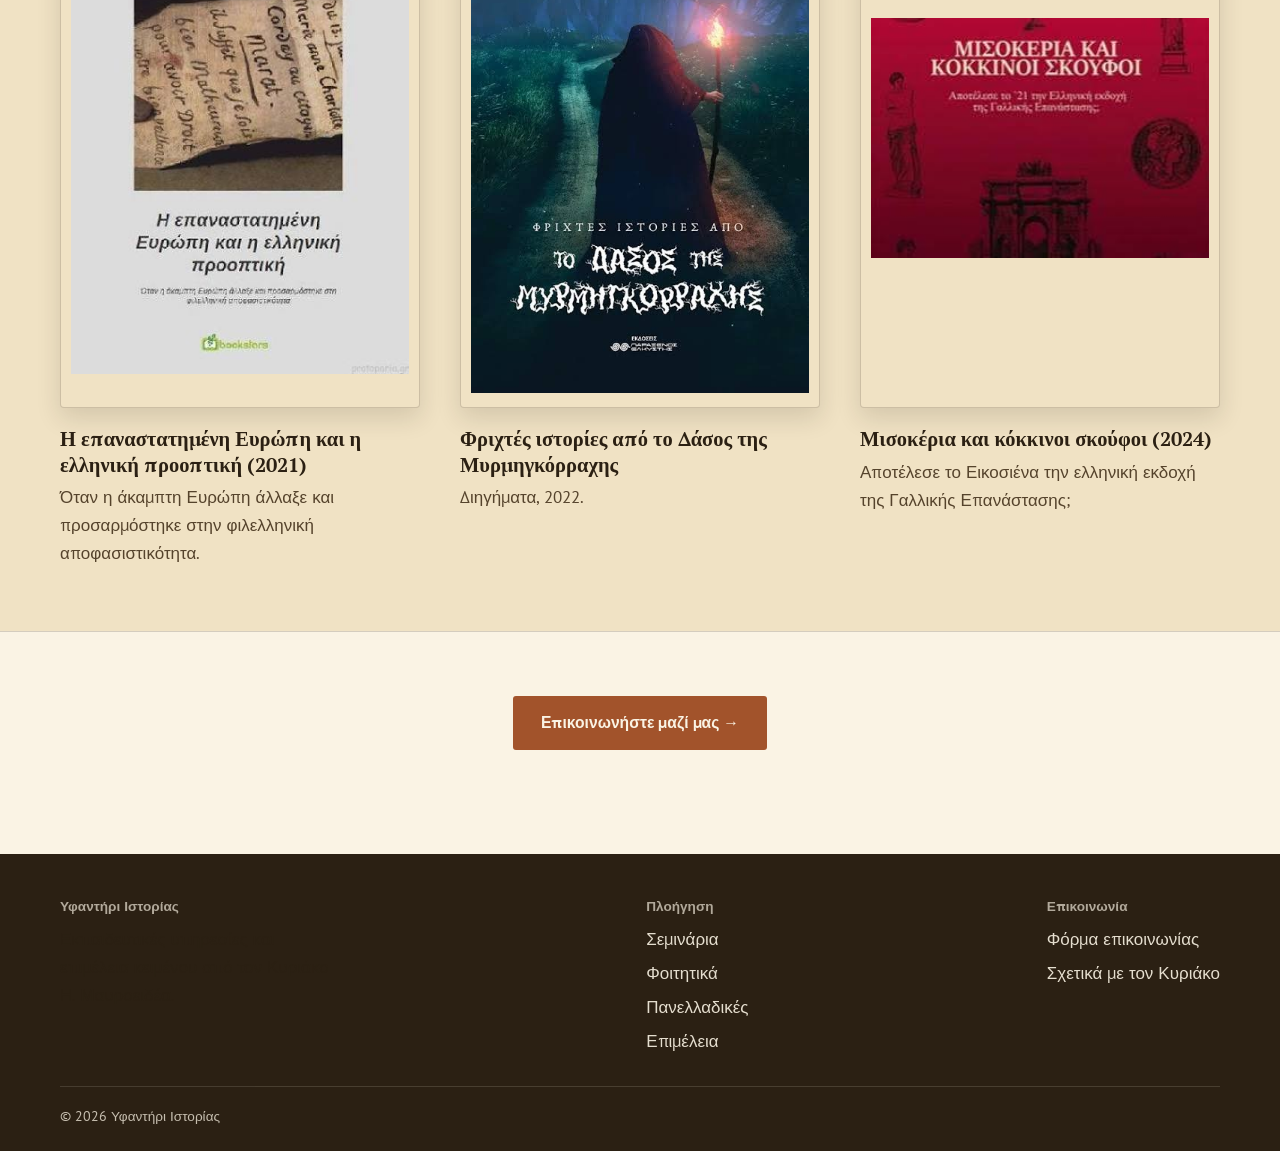
<file: sxetika.html>
<!DOCTYPE html>
<html lang="el">
<head>
<meta charset="UTF-8">
<meta name="viewport" content="width=device-width, initial-scale=1.0">
<title>Σχετικά — Υφαντήρι Ιστορίας</title>
<meta name="description" content="Ο Κυριάκος Η. Μαυροειδέας: ιστορικός, μεταφραστής και συγγραφέας. Σπουδές και συγγραφικό έργο.">
<link rel="preconnect" href="https://fonts.googleapis.com">
<link href="https://fonts.googleapis.com/css2?family=PT+Serif:ital,wght@0,400;0,700;1,400&family=PT+Sans:wght@400;500;700&display=swap" rel="stylesheet">
<link rel="stylesheet" href="css/style.css">
</head>
<body>

<div id="nav-placeholder"></div>

<section class="page-hero">
  <div class="container">
    <p class="eyebrow">Σχετικά</p>
    <h1>Κυριάκος Η. Μαυροειδέας</h1>
  </div>
</section>

<section>
  <div class="container">
    <p class="lead-para">
      Ο Κυριάκος Μαυροειδέας γεννήθηκε το 1983 στην Καλαμάτα και
      δραστηριοποιείται στον χώρο της λογοτεχνίας, της ιστορικής έρευνας
      και της μετάφρασης. Είναι ιστορικός και μεταφραστής, με προπτυχιακές
      και μεταπτυχιακές σπουδές στα Πανεπιστήμια Ηπείρου και Πελοποννήσου,
      ενώ φοίτησε και στο Δημοτικό Ωδείο Καλαμάτας. Άρθρα και επιστολές
      του έχουν δημοσιευθεί σε ελληνικά και διεθνή μέσα, ενώ ιδιαίτερη
      θέση στο έργο του κατέχει η σχέση της Ιστορίας με τον μύθο, τη
      λαογραφία και τη λογοτεχνία του φανταστικού.
    </p>
    <p>
      Το 2021 κυκλοφόρησε το πρώτο του δοκιμιακό έργο, <em>Η επαναστατημένη
      Ευρώπη και η ελληνική προοπτική</em>, με θέμα τις ιδεολογικές και
      πολιτικές αντανακλάσεις της ευρωπαϊκής επαναστατικής σκέψης στον
      ελληνικό χώρο. Ακολούθησε η ιστορική μελέτη <em>Μισοκέρια και
      κόκκινοι σκούφοι</em>, η οποία εξετάζει τη σχέση του Εικοσιένα με τη
      Γαλλική Επανάσταση και τον ιακωβινισμό.
    </p>
    <p>
      Στον χώρο της λογοτεχνίας του φανταστικού και του τρόμου εμφανίστηκε
      με τη συλλογή <em>Φριχτές ιστορίες από το Δάσος της Μυρμηγκόρραχης</em>,
      όπου συνδυάζει στοιχεία σκοτεινής λαογραφίας, ευρωπαϊκών θρύλων και
      μεσαιωνικής ατμόσφαιρας. Παράλληλα, έχει συμμετάσχει σε βραβευμένα
      συλλογικά έργα και ανθολογίες, όπως οι <em>Σαν βγω απ' αυτήν τη
      φυλακή</em>, <em>And They Lived Happily Ever After?</em>, <em>There
      Once Was a Myth</em>, <em>Παύση</em> και <em>Υπερφυσικά Φαινόμενα και
      Ελληνικά Κάστρα</em>.
    </p>
    <p>
      Το έργο του κινείται ανάμεσα στην ιστορική ανάλυση και τη
      μυθοπλασία, με σταθερούς άξονες τη μνήμη, την παρακμή των κόσμων
      και τη γέννηση των μύθων.
    </p>
  </div>
</section>

<section class="band">
  <div class="container">
    <h2>Συγγραφικό έργο</h2>
    <ul class="book-grid">
      <li class="book-card">
        <div class="book-cover">
          <img src="assets/book-epanastatimeni-evropi.jpg" alt="Εξώφυλλο: Η επαναστατημένη Ευρώπη και η ελληνική προοπτική" loading="lazy">
        </div>
        <h3>Η επαναστατημένη Ευρώπη και η ελληνική προοπτική (2021)</h3>
        <p>Όταν η άκαμπτη Ευρώπη άλλαξε και προσαρμόστηκε στην φιλελληνική αποφασιστικότητα.</p>
      </li>
      <li class="book-card">
        <div class="book-cover">
          <img src="assets/book-myrmigkorrachi.jpg" alt="Εξώφυλλο: Φριχτές ιστορίες από το Δάσος της Μυρμηγκόρραχης" loading="lazy">
        </div>
        <h3>Φριχτές ιστορίες από το Δάσος της Μυρμηγκόρραχης</h3>
        <p>Διηγήματα, 2022.</p>
      </li>
      <li class="book-card">
        <div class="book-cover">
          <img src="assets/book-misokeria.jpg" alt="Εξώφυλλο: Μισοκέρια και κόκκινοι σκούφοι" loading="lazy">
        </div>
        <h3>Μισοκέρια και κόκκινοι σκούφοι (2024)</h3>
        <p>Αποτέλεσε το Εικοσιένα την ελληνική εκδοχή της Γαλλικής Επανάστασης;</p>
      </li>
    </ul>
  </div>
</section>

<section>
  <div class="container" style="text-align:center;">
    <a href="epikoinonia.html" class="btn">Επικοινωνήστε μαζί μας →</a>
  </div>
</section>

<div id="footer-placeholder"></div>

<script src="js/nav.js"></script>
<script src="js/footer.js"></script>
</body>
</html>
</file>
<file: css/style.css>
/* =========================================================
   ΥΦΑΝΤΗΡΙ ΙΣΤΟΡΙΑΣ — shared stylesheet (v2)
   Fonts: PT Serif + PT Sans — matched superfamily, full Greek
   glyph coverage (fixes inconsistent letterforms).
   ========================================================= */

:root {
  --paper: #FAF3E4;        /* lighter parchment background */
  --paper-deep: #F0E2C4;   /* secondary background / bands */
  --ink: #2B2013;          /* darker, higher-contrast text */
  --ink-soft: #55432C;     /* secondary text — still readable */
  --accent: #A2532B;       /* vivid warm rust/terracotta */
  --accent-deep: #7A3618;  /* hover / active states */
  --line: rgba(43, 32, 19, 0.18);

  --font-head: "PT Serif", Georgia, serif;
  --font-body: "PT Sans", -apple-system, "Segoe UI", sans-serif;

  --max-width: 1240px;
}

* { box-sizing: border-box; }
html { scroll-behavior: smooth; }

body {
  margin: 0;
  background: var(--paper);
  background-image: radial-gradient(ellipse 900px 500px at 50% -10%, rgba(162, 83, 43, 0.06), transparent);
  color: var(--ink);
  font-family: var(--font-body);
  font-size: 17px;
  line-height: 1.65;
  -webkit-font-smoothing: antialiased;
}

img { max-width: 100%; display: block; }

a { color: var(--accent); text-decoration: none; }
a:hover { color: var(--accent-deep); }

h1, h2, h3 {
  font-family: var(--font-head);
  font-weight: 700;
  color: var(--ink);
  line-height: 1.25;
  margin: 0 0 0.6em;
}
h1 { font-size: clamp(2.1rem, 4vw, 3.1rem); }
h2 { font-size: clamp(1.5rem, 3vw, 2.1rem); }
h3 { font-size: 1.28rem; }

p { margin: 0 0 1.1em; max-width: 70ch; color: var(--ink); }

.container {
  max-width: var(--max-width);
  margin: 0 auto;
  padding: 0 40px;
}
@media (max-width: 720px) {
  .container { padding: 0 22px; }
}

a:focus-visible, button:focus-visible {
  outline: 2px solid var(--accent);
  outline-offset: 3px;
}

/* ---------------- ORNAMENTAL DIVIDER ---------------- */

.flourish {
  display: flex;
  align-items: center;
  justify-content: center;
  gap: 14px;
  margin: 0;
  padding: 0;
  color: var(--accent);
}
.flourish::before, .flourish::after {
  content: "";
  height: 1px;
  width: 64px;
  background: var(--line);
}
.flourish span {
  font-size: 0.9rem;
  transform: rotate(45deg);
  display: inline-block;
}

/* ---------------- NAV ---------------- */

.site-header {
  background: var(--paper);
  border-bottom: 1px solid var(--line);
  position: sticky;
  top: 0;
  z-index: 100;
}

.nav-wrap {
  position: relative;
  max-width: var(--max-width);
  margin: 0 auto;
  padding: 16px 40px;
  display: flex;
  align-items: center;
  justify-content: space-between;
  gap: 20px;
}

.nav-logo {
  display: flex;
  align-items: center;
  gap: 10px;
  flex-shrink: 0;
}
.nav-logo img {
  height: 312px;
  width: auto;
  mix-blend-mode: multiply; /* blends a white logo background into the parchment */
}

.nav-links {
  display: flex;
  align-items: center;
  gap: 2px;
  flex-wrap: nowrap;
  list-style: none;
  margin: 0;
  padding: 0;
}

.nav-links a {
  display: inline-block;
  white-space: nowrap;
  padding: 9px 11px;
  color: var(--ink);
  font-size: 1.15rem;
  font-weight: 500;
  border-radius: 3px;
  transition: color 0.15s ease, background 0.15s ease;
}
.nav-links a:hover { color: var(--accent-deep); background: var(--paper-deep); }
.nav-links a.active { color: var(--accent); font-weight: 700; }

/* ---------------- NAV DROPDOWN ("Μαθήματα") ---------------- */

.nav-dropdown { position: relative; }

.nav-dropdown-toggle {
  display: inline-flex;
  align-items: center;
  gap: 4px;
  white-space: nowrap;
  padding: 9px 11px;
  color: var(--ink);
  font-family: var(--font-body);
  font-size: 1.15rem;
  font-weight: 500;
  border: none;
  background: none;
  border-radius: 3px;
  cursor: pointer;
  transition: color 0.15s ease, background 0.15s ease;
}
.nav-dropdown-toggle:hover { color: var(--accent-deep); background: var(--paper-deep); }
.nav-dropdown-toggle.active { color: var(--accent); font-weight: 700; }
.nav-dropdown-caret { font-size: 0.7em; transition: transform 0.15s ease; }
.nav-dropdown-toggle[aria-expanded="true"] .nav-dropdown-caret { transform: rotate(180deg); }

.nav-dropdown-menu {
  display: none;
  position: absolute;
  top: 100%;
  left: 0;
  min-width: 220px;
  margin: 4px 0 0;
  padding: 6px 0;
  list-style: none;
  background: var(--paper);
  border: 1px solid var(--line);
  border-radius: 4px;
  box-shadow: 0 10px 24px rgba(43, 32, 19, 0.14);
  z-index: 110;
}
.nav-dropdown-menu.open { display: flex; flex-direction: column; }
.nav-dropdown-menu a {
  display: block;
  padding: 10px 16px;
  color: var(--ink);
  font-size: 1.05rem;
  font-weight: 500;
  white-space: nowrap;
  border-radius: 0;
}
.nav-dropdown-menu a:hover { color: var(--accent-deep); background: var(--paper-deep); }
.nav-dropdown-menu a.active { color: var(--accent); font-weight: 700; }

.nav-toggle {
  display: none;
  background: none;
  border: 1px solid var(--line);
  border-radius: 4px;
  padding: 8px 10px;
  cursor: pointer;
  color: var(--ink);
  font-size: 1.1rem;
}

@media (max-width: 1150px) {
  .nav-toggle { display: block; }
  .nav-links {
    display: none;
    position: absolute;
    top: 100%;
    left: 0;
    right: 0;
    background: var(--paper);
    border-bottom: 1px solid var(--line);
    flex-direction: column;
    align-items: stretch;
    flex-wrap: wrap;
    padding: 8px 40px 16px;
  }
  .nav-links.open { display: flex; }
  .nav-links a { padding: 13px 8px; border-bottom: 1px solid var(--line); }
  .nav-logo img { height: 216px; }

  .nav-dropdown-toggle {
    width: 100%;
    justify-content: space-between;
    padding: 13px 8px;
    border-bottom: 1px solid var(--line);
    border-radius: 0;
    font-size: 1.15rem;
  }
  .nav-dropdown-menu {
    position: static;
    display: none;
    width: 100%;
    margin: 0;
    padding: 0 0 0 16px;
    border: none;
    border-radius: 0;
    box-shadow: none;
    background: var(--paper-deep);
  }
  .nav-dropdown-menu.open { display: flex; }
  .nav-dropdown-menu a { padding: 12px 8px; border-bottom: 1px solid var(--line); }
}

/* ---------------- HERO ---------------- */

.hero { padding: 80px 0 60px; border-bottom: 1px solid var(--line); }
.hero .eyebrow {
  color: var(--accent);
  font-family: var(--font-head);
  font-style: italic;
  font-weight: 700;
  font-size: 1.1rem;
  margin-bottom: 0.5em;
}
.hero p.lede { font-size: 1.2rem; color: var(--ink-soft); max-width: 64ch; }

.page-hero { padding: 60px 0 44px; border-bottom: 1px solid var(--line); }
.page-hero .eyebrow {
  color: var(--accent);
  font-family: var(--font-head);
  font-style: italic;
  font-weight: 700;
  font-size: 1.05rem;
  margin-bottom: 0.4em;
}
.page-hero p.lede { font-size: 1.15rem; color: var(--ink-soft); max-width: 64ch; }

/* ---------------- SECTIONS ---------------- */

section { padding: 64px 0; }
section.band { background: var(--paper-deep); }
section + section { border-top: 1px solid var(--line); }

.rule { border: none; border-top: 1px solid var(--line); margin: 44px 0; }

/* drop cap for editorial feel on longer intro paragraphs */
.lead-para::first-letter {
  font-family: var(--font-head);
  font-weight: 700;
  font-size: 3.4em;
  float: left;
  line-height: 0.85;
  padding-right: 10px;
  padding-top: 4px;
  color: var(--accent);
}

/* ---------------- CARDS / LIST BLOCKS ---------------- */

.plain-list { list-style: none; margin: 0; padding: 0; }
.plain-list li {
  padding: 22px 0 22px 20px;
  border-top: 1px solid var(--line);
  border-left: 3px solid transparent;
  transition: border-color 0.15s ease, background 0.15s ease;
}
.plain-list li:last-child { border-bottom: 1px solid var(--line); }
.plain-list li:hover { border-left-color: var(--accent); background: rgba(162, 83, 43, 0.04); }
.plain-list h3 { margin-bottom: 0.3em; }
.plain-list h3 a { color: var(--ink); }
.plain-list h3 a:hover { color: var(--accent-deep); }
.plain-list p { margin-bottom: 0; color: var(--ink-soft); }

.two-col { display: grid; grid-template-columns: 1fr 1fr; gap: 56px; }
@media (max-width: 720px) { .two-col { grid-template-columns: 1fr; gap: 32px; } }

/* ---------------- BOOK GRID ---------------- */

.book-grid {
  display: grid;
  grid-template-columns: repeat(3, 1fr);
  gap: 40px;
  list-style: none;
  margin: 0;
  padding: 0;
}
@media (max-width: 860px) {
  .book-grid { grid-template-columns: 1fr; max-width: 360px; margin: 0 auto; gap: 40px; }
}
.book-cover {
  aspect-ratio: 2 / 3;
  background: var(--paper-deep);
  border: 1px solid var(--line);
  border-radius: 4px;
  box-shadow: 0 10px 24px rgba(43, 32, 19, 0.14);
  overflow: hidden;
  margin-bottom: 18px;
  display: flex;
  align-items: center;
  justify-content: center;
  padding: 10px;
}
.book-cover img {
  width: 100%;
  height: 100%;
  object-fit: contain;
}
.book-card h3 { margin-bottom: 0.3em; }
.book-card p { color: var(--ink-soft); margin-bottom: 0; }

/* ---------------- BUTTONS ---------------- */

.btn {
  display: inline-block;
  padding: 14px 28px;
  background: var(--accent);
  color: var(--paper);
  border-radius: 3px;
  font-weight: 700;
  font-size: 0.98rem;
  border: none;
  cursor: pointer;
  transition: background 0.15s ease, transform 0.1s ease;
}
.btn:hover { background: var(--accent-deep); color: var(--paper); transform: translateY(-1px); }

.btn-outline {
  display: inline-block;
  padding: 13px 27px;
  background: transparent;
  color: var(--accent-deep);
  border: 1.5px solid var(--accent);
  border-radius: 3px;
  font-weight: 700;
  font-size: 0.98rem;
}
.btn-outline:hover { background: var(--accent); color: var(--paper); }

/* ---------------- FORM (contact) ---------------- */

.form-field { margin-bottom: 20px; }
.form-field label { display: block; margin-bottom: 6px; font-size: 0.9rem; color: var(--ink-soft); font-weight: 700; }
.form-field input, .form-field textarea {
  width: 100%;
  padding: 12px 14px;
  border: 1px solid var(--line);
  border-radius: 3px;
  background: var(--paper);
  color: var(--ink);
  font-family: var(--font-body);
  font-size: 1rem;
}
.form-field input:focus, .form-field textarea:focus { outline: none; border-color: var(--accent); }

/* ---------------- FOOTER ---------------- */

.site-footer { background: var(--ink); color: var(--paper); padding: 44px 0 24px; margin-top: 40px; position: relative; }
.site-footer a { color: var(--paper); opacity: 0.9; }
.site-footer a:hover { opacity: 1; }
.footer-grid { display: flex; flex-wrap: wrap; justify-content: space-between; gap: 24px; margin-bottom: 24px; }
.footer-grid h3 { font-family: var(--font-body); font-size: 0.85rem; color: var(--paper); opacity: 0.65; margin-bottom: 10px; font-weight: 700; }
.footer-nav { list-style: none; padding: 0; margin: 0; }
.footer-nav li { margin-bottom: 6px; }
.footer-bottom {
  border-top: 1px solid rgba(250, 243, 228, 0.18);
  padding-top: 18px;
  font-size: 0.85rem;
  opacity: 0.75;
  display: flex;
  justify-content: space-between;
  flex-wrap: wrap;
  gap: 8px;
}

.flt-signature {
  position: absolute;
  bottom: 10px;
  right: 40px;
  font-size: 12px;
  font-family: var(--font-body);
  color: #fff;
  opacity: 0.75;
  z-index: 2;
}
.flt-signature span {
  background: linear-gradient(90deg, #E14D4D, #8B1E3F);
  -webkit-background-clip: text;
  background-clip: text;
  color: transparent;
  font-weight: 700;
}

/* ---------------- PLACEHOLDER NOTE ---------------- */

.demo-note {
  background: #FDF0D6;
  border: 1px dashed var(--accent);
  color: var(--accent-deep);
  padding: 12px 16px;
  border-radius: 4px;
  font-size: 0.88rem;
  margin-bottom: 32px;
}
</file>
